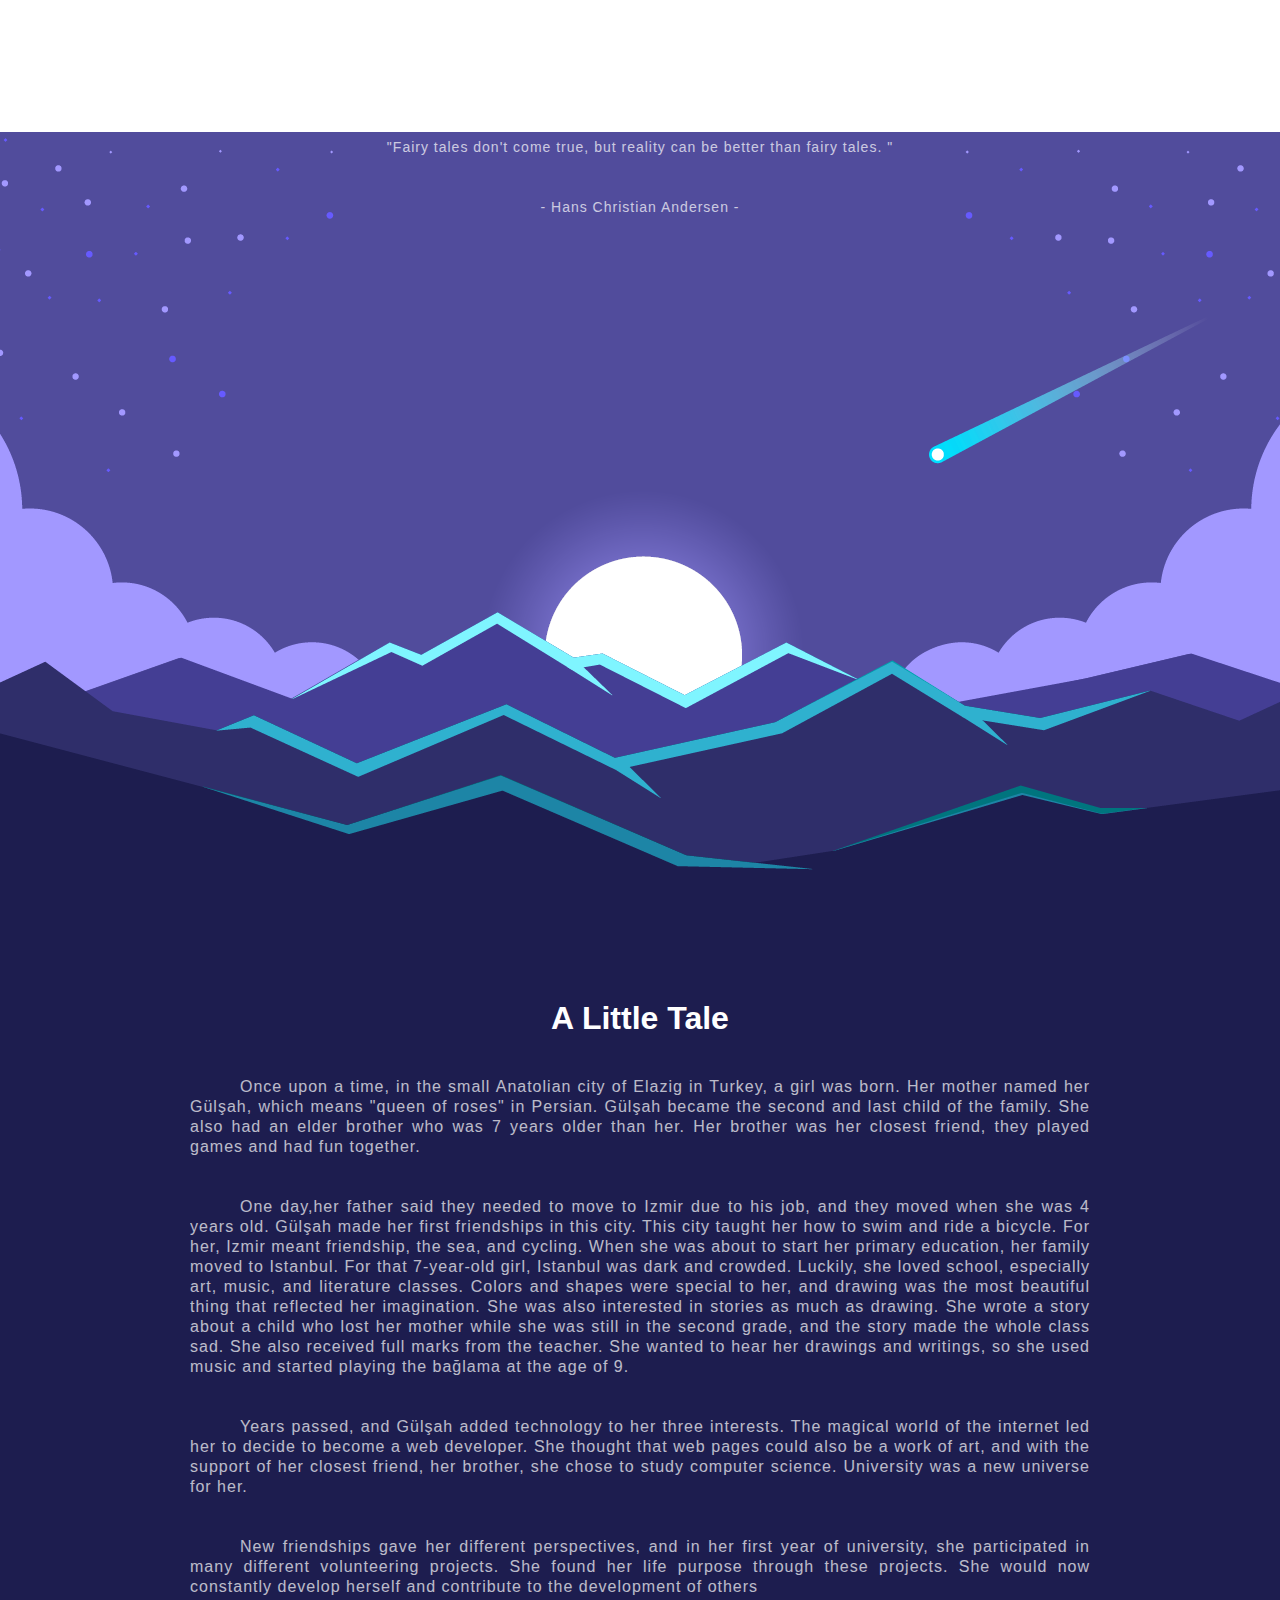
<file: about.html>
<!DOCTYPE html>
<html lang="en">
  <head>
    <meta charset="UTF-8" />
    <meta http-equiv="X-UA-Compatible" content="IE=edge" />
    <meta name="viewport" content="width=device-width, initial-scale=1.0" />
    <title>About</title>
    <link rel="stylesheet" href="about.css" />
  </head>
  <body>
    <div class="banner">
      <img class="layer-1" src="images/background.png" />
      <img class="layer-2" src="images/meteor.png" />
      <div class="layer-3">
        <h1>Hello</h1>
        <p>
            "Fairy tales don't come true, but reality can be better than fairy tales. "
            <p> - Hans Christian Andersen - </p>
        </p>
      </div>
      <img class="layer-4" src="images/4.png" />
      <img class="layer-5" src="images/5.png" />
      <img class="layer-6" src="images/6.png" />
    </div>
    <div class="content">
      <h1>A Little Tale</h1>
      <p>
        Once upon a time, in the small Anatolian city of Elazig in Turkey, a
        girl was born. Her mother named her Gülşah, which means "queen of roses"
        in Persian. Gülşah became the second and last child of the family. She
        also had an elder brother who was 7 years older than her. Her brother
        was her closest friend, they played games and had fun together.
      </p>
      <p>
        One day,her father said they needed to move to Izmir due to his job, and
        they moved when she was 4 years old. Gülşah made her first friendships
        in this city. This city taught her how to swim and ride a bicycle. For
        her, Izmir meant friendship, the sea, and cycling. When she was about to
        start her primary education, her family moved to Istanbul. For that
        7-year-old girl, Istanbul was dark and crowded. Luckily, she loved
        school, especially art, music, and literature classes. Colors and shapes
        were special to her, and drawing was the most beautiful thing that
        reflected her imagination. She was also interested in stories as much as
        drawing. She wrote a story about a child who lost her mother while she
        was still in the second grade, and the story made the whole class sad.
        She also received full marks from the teacher. She wanted to hear her
        drawings and writings, so she used music and started playing the bağlama
        at the age of 9.
      </p>
      <p>
        Years passed, and Gülşah added technology to her three interests. The
        magical world of the internet led her to decide to become a web
        developer. She thought that web pages could also be a work of art, and
        with the support of her closest friend, her brother, she chose to study
        computer science. University was a new universe for her.
      </p>
      <p>
        New friendships gave her different perspectives, and in her first year
        of university, she participated in many different volunteering projects.
        She found her life purpose through these projects. She would now
        constantly develop herself and contribute to the development of others
      </p>
    </div>
    <script type="text/javascript">
      let layer_1 = document.querySelector(".layer-1");
      let layer_2 = document.querySelector(".layer-2");
      let layer_3 = document.querySelector(".layer-3");
      let layer_4 = document.querySelector(".layer-4");
      let layer_5 = document.querySelector(".layer-5");
      window.onscroll = function () {
        let Y = window.scrollY;
        layer_1.style.transform = "translateY(" + Y / 1.5 + "px)";
        layer_2.style.transform = "translateY(" + 0 + "px)";
        layer_3.style.transform = "translateY(" + Y / 1.5 + "px)";
        layer_4.style.transform = "translateY(" + Y / 2 + "px)";
        layer_5.style.transform = "translateY(" + Y / 3 + "px)";
      };
    </script>
  </body>
</html>
</file>
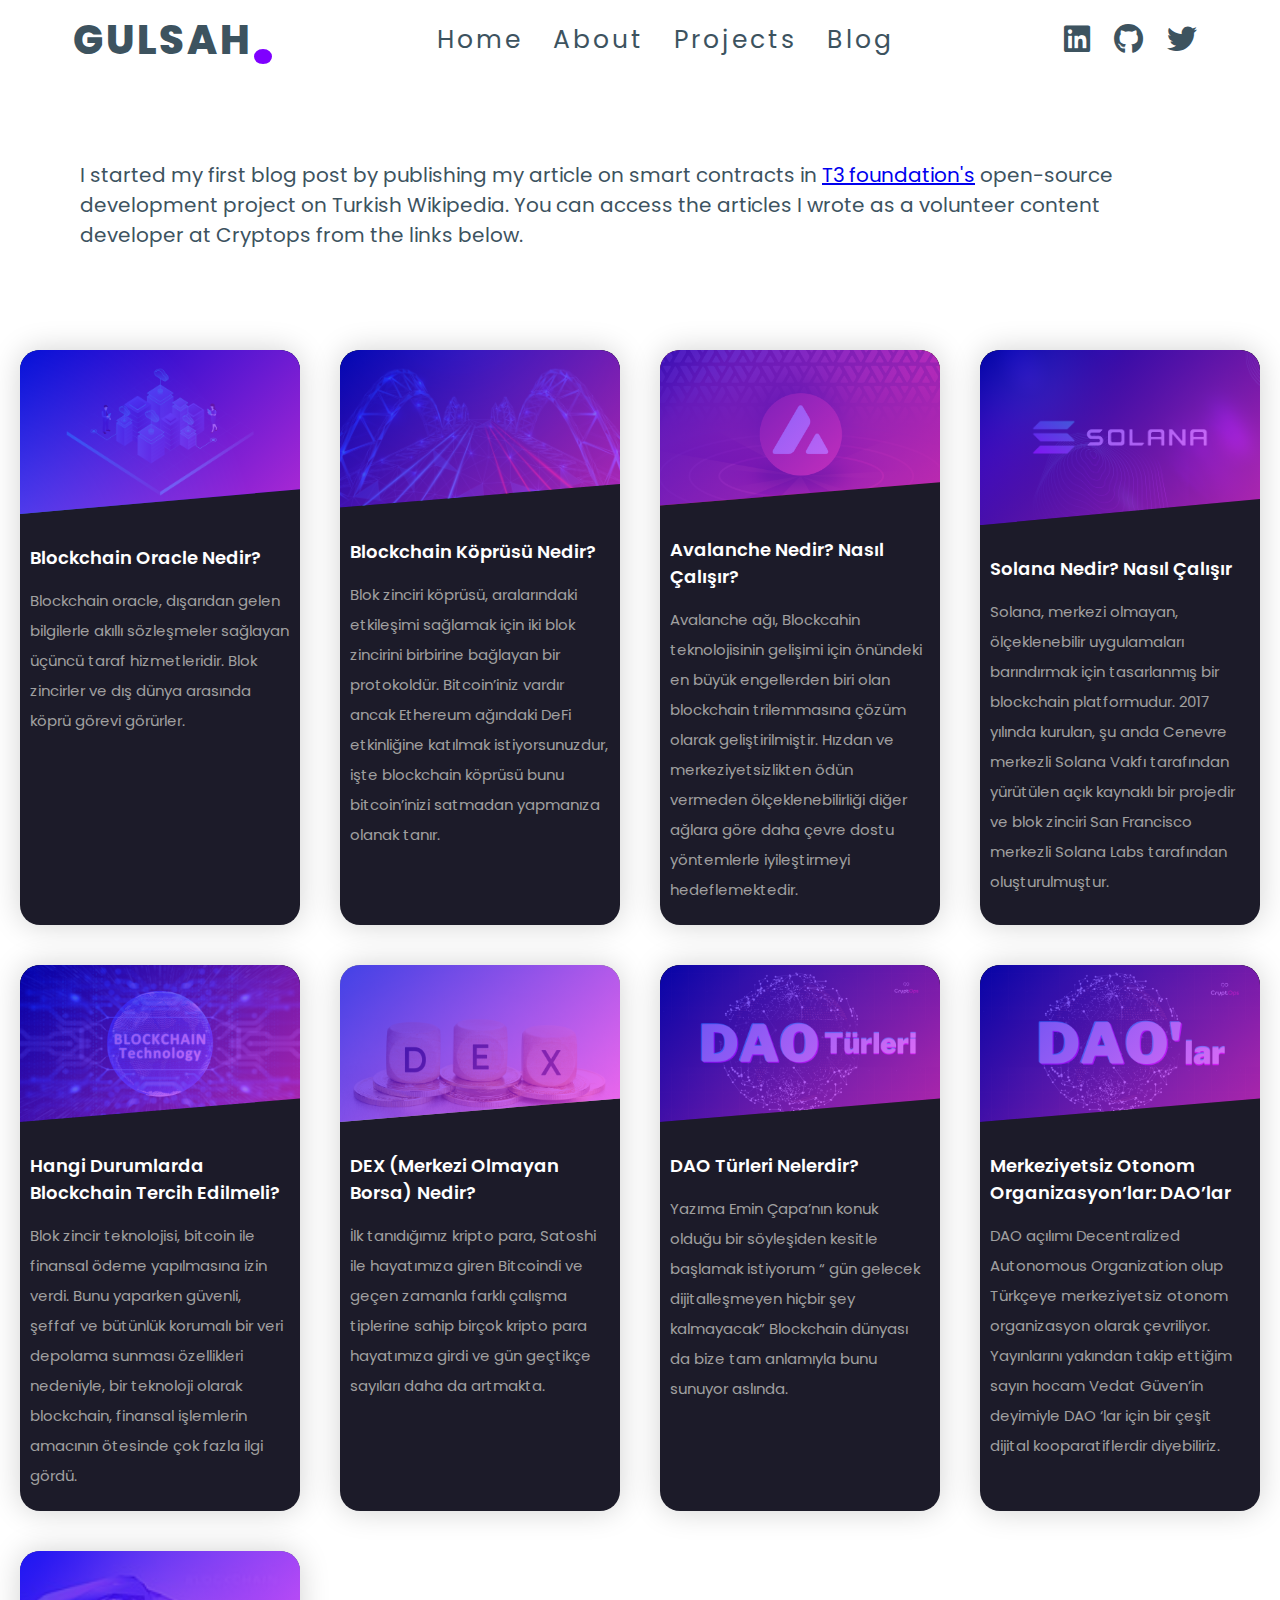
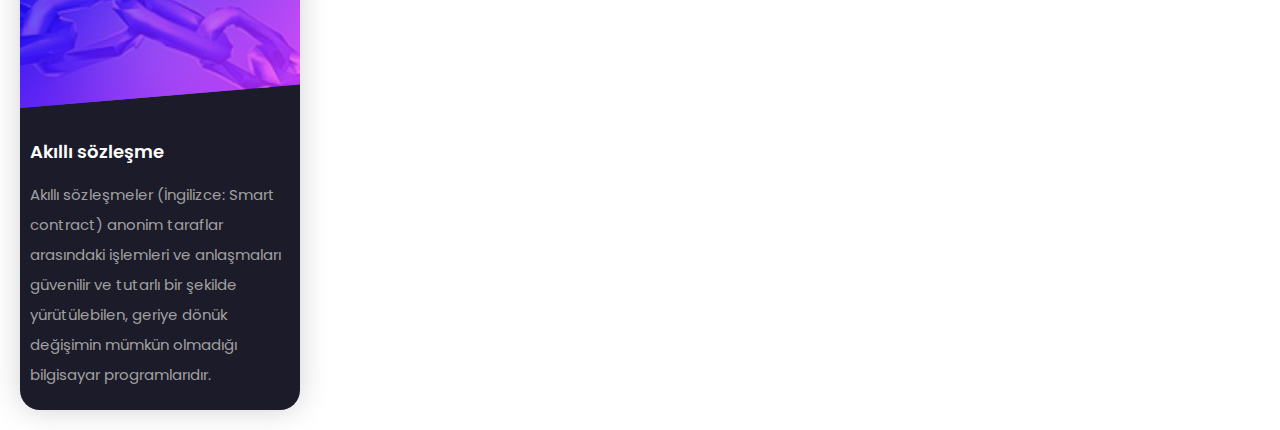
<file: blog.html>
<!DOCTYPE html>
<html lang="en">
  <head>
    <meta charset="UTF-8" />
    <meta http-equiv="X-UA-Compatible" content="IE=edge" />
    <meta name="viewport" content="width=device-width, initial-scale=1.0" />
    <title>Blog</title>
    <link
      rel="stylesheet"
      href="https://cdnjs.cloudflare.com/ajax/libs/font-awesome/6.1.1/css/all.min.css"
    />
    <link rel="stylesheet" href="blog.css" />
  </head>
  <body>
    <nav>
      <div class="logo">Gulsah <b>.</b></div>
      <ul class="navItems">
        <li><a href="index.html">Home</a></li>
        <li><a href="about.html">About</a></li>
        <li><a href="projects.html">Projects</a></li>
        <li><a href="blog.html">Blog</a></li>
      </ul>
      <div class="links">
        <a href="https://www.linkedin.com/in/1gulsahyildirim/">
          <i class="fab fa-linkedin"></i
        ></a>
        <a href="https://github.com/Gulsahyldrm">
          <i class="fab fa-github"></i
        ></a>
        <a href="https://twitter.com/ayractakipuskul">
          <i class="fab fa-twitter"></i
        ></a>
      </div>
    </nav>
    <div class="article">
      <p>
        I started my first blog post by publishing my article on smart contracts
        in
        <span><a href="https://www.t3vakfi.org/tr/">T3 foundation's</a></span>
        open-source development project on Turkish Wikipedia. You can access the
        articles I wrote as a volunteer content developer at Cryptops from the
        links below.
      </p>
    </div>
    <div class="cards">
      <div class="card card1">
        <div class="container">
          <img src="images/what-is-blockchain-oracle.jpg" alt="" />
        </div>
        <div class="details">
          <h3>Blockchain Oracle Nedir?</h3>
          <p>
            Blockchain oracle, dışarıdan gelen bilgilerle akıllı sözleşmeler
            sağlayan üçüncü taraf hizmetleridir. Blok zincirler ve dış dünya
            arasında köprü görevi görürler.
          </p>
        </div>
      </div>
      <div class="card card2">
        <div class="container">
          <img src="images/image-2.jpeg" alt="" />
        </div>
        <div class="details">
          <h3>Blockchain Köprüsü Nedir?</h3>
          <p>
            Blok zinciri köprüsü, aralarındaki etkileşimi sağlamak için iki blok
            zincirini birbirine bağlayan bir protokoldür. Bitcoin’iniz vardır
            ancak Ethereum ağındaki DeFi etkinliğine katılmak istiyorsunuzdur,
            işte blockchain köprüsü bunu bitcoin’inizi satmadan yapmanıza olanak
            tanır.
          </p>
        </div>
      </div>
      <div class="card card3">
        <div class="container">
          <img src="images/Avalanche (1).jpg" alt="" />
        </div>
        <div class="details">
          <h3>Avalanche Nedir? Nasıl Çalışır?</h3>
          <p>
            Avalanche ağı, Blockcahin teknolojisinin gelişimi için önündeki en
            büyük engellerden biri olan blockchain trilemmasına çözüm olarak
            geliştirilmiştir. Hızdan ve merkeziyetsizlikten ödün vermeden
            ölçeklenebilirliği diğer ağlara göre daha çevre dostu yöntemlerle
            iyileştirmeyi hedeflemektedir.
          </p>
        </div>
      </div>
      <div class="card card4">
        <div class="container">
          <img src="images/solana.jpg" alt="" />
        </div>
        <div class="details">
          <h3>Solana Nedir? Nasıl Çalışır</h3>
          <p>
            Solana, merkezi olmayan, ölçeklenebilir uygulamaları barındırmak
            için tasarlanmış bir blockchain platformudur. 2017 yılında kurulan,
            şu anda Cenevre merkezli Solana Vakfı tarafından yürütülen açık
            kaynaklı bir projedir ve blok zinciri San Francisco merkezli Solana
            Labs tarafından oluşturulmuştur.
          </p>
        </div>
      </div>
      <div class="card card5">
        <div class="container">
          <img src="images/Adsiz-tasarim.jpg" alt="" />
        </div>
        <div class="details">
          <h3>Hangi Durumlarda Blockchain Tercih Edilmeli?</h3>
          <p>
            Blok zincir teknolojisi, bitcoin ile finansal ödeme yapılmasına izin
            verdi. Bunu yaparken güvenli, şeffaf ve bütünlük korumalı bir veri
            depolama sunması özellikleri nedeniyle, bir teknoloji olarak
            blockchain, finansal işlemlerin amacının ötesinde çok fazla ilgi
            gördü.
          </p>
        </div>
      </div>
      <div class="card card6">
        <div class="container">
          <img src="images/Artik-Twitterda-11.jpg" alt="" />
        </div>
        <div class="details">
          <h3>DEX (Merkezi Olmayan Borsa) Nedir?</h3>
          <p>
            İlk tanıdığımız kripto para, Satoshi ile hayatımıza giren Bitcoindi
            ve geçen zamanla farklı çalışma tiplerine sahip birçok kripto para
            hayatımıza girdi ve gün geçtikçe sayıları daha da artmakta.
          </p>
        </div>
      </div>
      <div class="card card7">
        <div class="container">
          <img src="images/Artik-Twitterda-10.jpg" alt="" />
        </div>
        <div class="details">
          <h3>DAO Türleri Nelerdir?</h3>
          <p>
            Yazıma Emin Çapa’nın konuk olduğu bir söyleşiden kesitle başlamak
            istiyorum “ gün gelecek dijitalleşmeyen hiçbir şey kalmayacak”
            Blockchain dünyası da bize tam anlamıyla bunu sunuyor aslında.
          </p>
        </div>
      </div>
      <div class="card card8">
        <div class="container">
          <img src="images/Artik-Twitterda-9.jpg" alt="" />
        </div>
        <div class="details">
          <h3>Merkeziyetsiz Otonom Organizasyon’lar: DAO’lar</h3>
          <p>
            DAO açılımı Decentralized Autonomous Organization olup Türkçeye
            merkeziyetsiz otonom organizasyon olarak çevriliyor. Yayınlarını
            yakından takip ettiğim sayın hocam Vedat Güven’in deyimiyle DAO ‘lar
            için bir çeşit dijital kooparatiflerdir diyebiliriz.
          </p>
        </div>
      </div>
      <div class="card card9">
        <div class="container">
          <img src="images/Blockchain_Illustration_4.jpg" alt="" />
        </div>
        <div class="details">
          <h3>Akıllı sözleşme</h3>
          <p>
            Akıllı sözleşmeler (İngilizce: Smart contract) anonim taraflar
            arasındaki işlemleri ve anlaşmaları güvenilir ve tutarlı bir şekilde
            yürütülebilen, geriye dönük değişimin mümkün olmadığı bilgisayar
            programlarıdır.
          </p>
        </div>
      </div>
    </div>
    <script>
      var card = document.querySelector(".card1");
      card.addEventListener("click", function () {
        window.location =
          "https://www.merkeziyetsizhaber.com/blockchain-oracle/";
      });
      var card = document.querySelector(".card2");
      card.addEventListener("click", function () {
        window.location =
          "https://www.merkeziyetsizhaber.com/blockchain-koprusu/";
      });
      var card = document.querySelector(".card3");
      card.addEventListener("click", function () {
        window.location = "https://www.merkeziyetsizhaber.com/avalanche/";
      });
      var card = document.querySelector(".card4");
      card.addEventListener("click", function () {
        window.location = "https://www.merkeziyetsizhaber.com/solana/";
      });
      var card = document.querySelector(".card5");
      card.addEventListener("click", function () {
        window.location =
          "https://www.merkeziyetsizhaber.com/blockchain-ne-zaman-tercih-edilmeli/";
      });
      var card = document.querySelector(".card6");
      card.addEventListener("click", function () {
        window.location =
          "https://www.merkeziyetsizhaber.com/dex-merkezi-olmayan-borsa-nedir/";
      });
      var card = document.querySelector(".card7");
      card.addEventListener("click", function () {
        window.location =
          "https://www.merkeziyetsizhaber.com/dao-turleri-nelerdir/";
      });
      var card = document.querySelector(".card8");
      card.addEventListener("click", function () {
        window.location =
          "https://www.merkeziyetsizhaber.com/merkeziyetsiz-otonom-organizasyonlar-daolar/";
      });
      var card = document.querySelector(".card9");
      card.addEventListener("click", function () {
        window.location =
          "https://tr.wikipedia.org/wiki/Ak%C4%B1ll%C4%B1_s%C3%B6zle%C5%9Fme";
      });
    </script>
  </body>
</html>
</file>
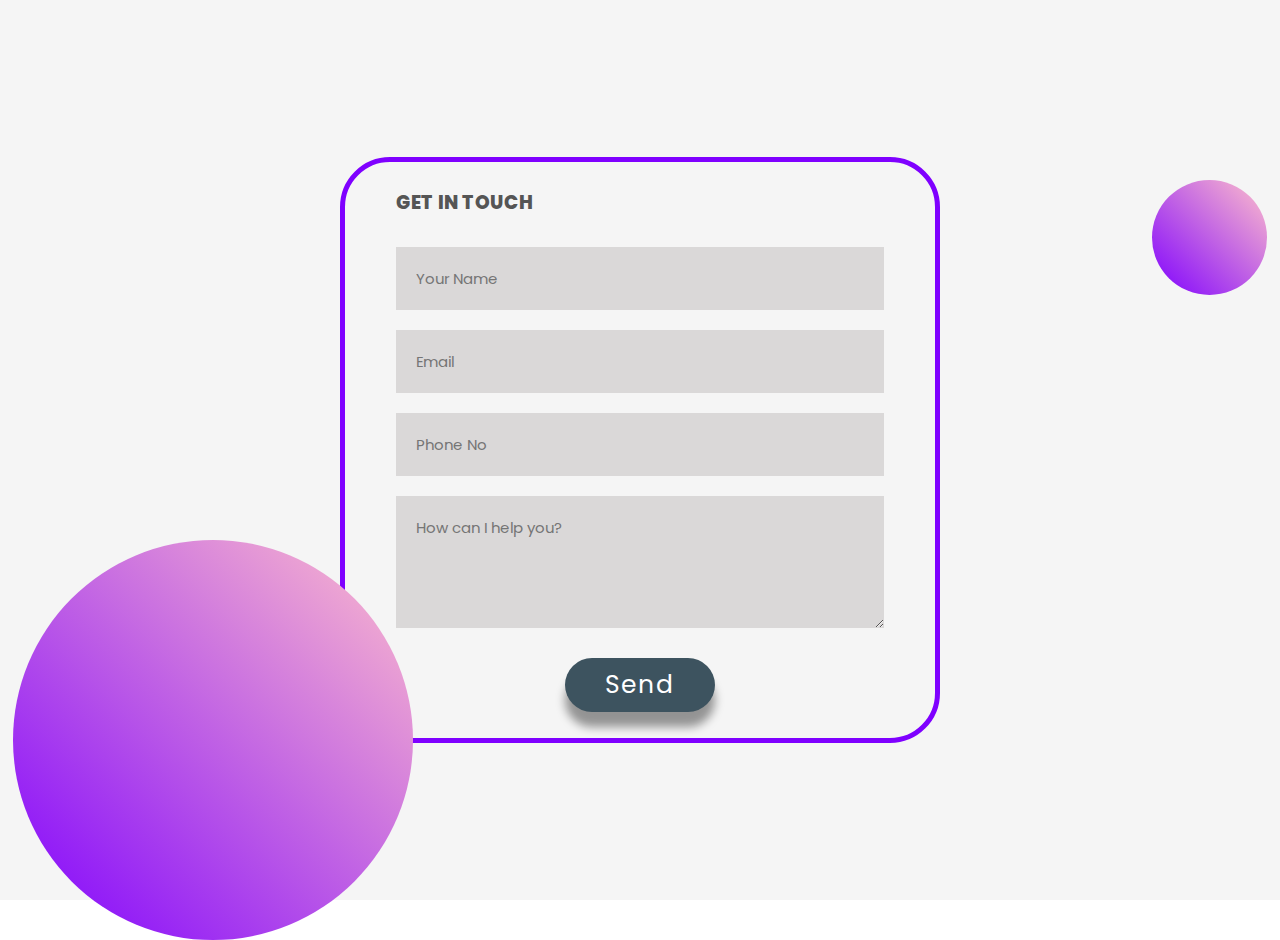
<file: contact_form.html>
<!DOCTYPE html>
<html lang="en">
  <head>
    <meta name="viewport" content="width=device-width, initial-scale=1.0" />
    <title>Contact</title>
    <link rel="stylesheet" href="style.css" />
  </head>
  <body>
    <div class="form_conteiner">
        <div class="wrapper3">
      <form onsubmit="sendEmail(); reset(); return false;">
        <h3>GET IN TOUCH</h3>
        <input type="text" id="name" placeholder="Your Name" required />
        <input type="text" id="email" placeholder="Email" required />
        <input type="text" id="phone" placeholder="Phone No" required />
        <textarea
          id="message"
          rows="4"
          placeholder="How can I help you?"
        ></textarea>
        <button type="submit">Send</button>
      </form>
    </div></div>
    <script src="https://smtpjs.com/v3/smtp.js"></script>
    <script>
      function sendEmail() {
        Email.send({
          Host: "smtp.elasticemail.com",
          Username: "yildirimgulsah2323@gmail.com",
          Password: "DF5EDE594A1AEE45E1FA38A3538E3225C9DF",
          To: "yildirimgulsah2323@gmail.com",
          From: "langerhanzy@gmail.com",
          Subject: "New Contact Form Enquiry",
          Body:
            "Name" +
            document.getElementById("name").value +
            "<br> Email:" +
            document.getElementById("email").value +
            "<br> Phone no:" +
            document.getElementById("phone").value +
            "<br> Message:" +
            document.getElementById("message").value,
        }).then((message) => alert("Message Sent Succesfully"));
      }
    </script>
  </body>
</html>
</file>
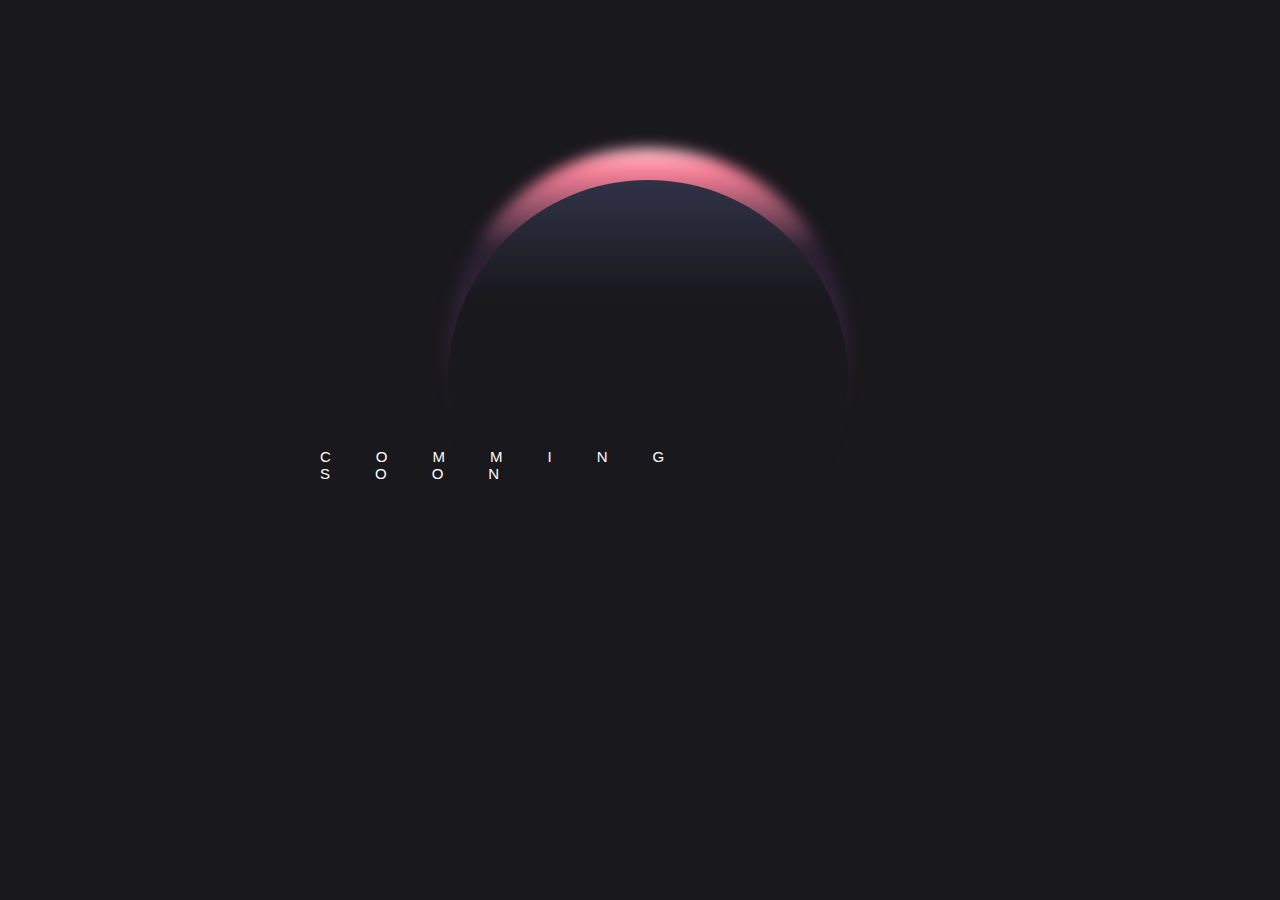
<file: projects.html>
<!DOCTYPE html>
<html lang="en">
  <head>
    <meta charset="UTF-8" />
    <meta http-equiv="X-UA-Compatible" content="IE=edge" />
    <meta name="viewport" content="width=device-width, initial-scale=1.0" />
    <title>Projects</title>
    <link rel="stylesheet" href="projects.css" />
  </head>
  <body>
    <span class="circle"></span>

    <p class="msg">COMMING SOON</p>
  </body>
</html>
</file>
<file: about.css>
* {
  margin: 0;
  padding: 0;
}

body {
  overflow-x: hidden;
  color: white;
  font-family: sans-serif;
}
.banner {
  width: 100%;
  height: 100vh;
  position: relative;
  display: flex;
  justify-content: center;
}
img {
  position: absolute;
  bottom: 0;
}
.content {
  background-color: #1d1d4f;
  padding: 60px;
  position: relative;
}
h1 {
  text-align: center;
  margin: 40px 0;
}
p {
  text-align: justify;
  line-height: 20px;
  letter-spacing: 1px;
  text-indent: 50px;
  width: 100%;
  max-width: 900px;
  margin: auto;
  margin-top: 40px;
  margin-bottom: 40px;
  opacity: 0.7;
}
.layer-3{
    position: absolute;
}
.layer-3 h1{
margin-top: 80px;

}
.layer-3 p{
    max-width: 600px;
    text-indent: 0;
    text-align: center;
    font-size: 14px;
    transform: translateY(-20px);
}
</file>
<file: blog.css>
@import url("https://fonts.googleapis.com/css?family=Poppins: wght@400; 600; 900&display=swap");

* {
  padding: 0;
  margin: 0;
  box-sizing: border-box;
  font-family: "poppins", sans-serif;
}
nav {
  display: flex;
  width: 100%;
  justify-content: space-around;
  height: 80px;
  line-height: 80px;
  z-index: 111;
}
.logo {
  display: flex;
  font-size: 40px;
  font-weight: 800;
  color: #3d535f;
  letter-spacing: 3px;
  cursor: pointer;
  text-transform: uppercase;
}
b {
  font-size: 70px;
  color: #7f00ff;
}
.navItems {
  display: flex;
}
.navItems li {
  list-style: none;
  margin: 0 15px;
}
.navItems li a {
  font-size: 25px;
  color: #3d535f;
  letter-spacing: 3px;
  text-decoration: none;
  text-transform: capitalize;
}
.navItems li:hover a,
.links a:hover {
  color: #7f00ff;
}
.links a {
  font-size: 30px;
  color: #3d535f;
  margin: 25px 10px;
}
.article {
  display: flex;
  margin: 50px 50px;
  padding: 30px 30px;
  font-size: 20px;
  color: #3d535f;
}

.cards {
  display: grid;
  grid-template-columns: repeat(auto-fit, minmax(250px, 1fr));
  padding: 20px;
  grid-gap: 40px;
}
.card {
  background-color: #1c1b29;
  border-radius: 20px;
  box-shadow: 0 0 30px rgba(0, 0, 0, 0.18);
}
.container {
  position: relative;
  clip-path: polygon(0 0, 100% 0, 100% 85%, 0 100%);
}
img {
  width: 100%;
  display: block;
  border-radius: 20px 20px 0 0;
}
.container::after {
  content: "";
  height: 100%;
  width: 100%;
  position: absolute;
  top: 0;
  left: 0;
  border-radius: 20px 20px 0 0;
  opacity: 0.7;
}
.card1 > .container::after {
  background-image: linear-gradient(135deg, #0100ec, #fb36f4);
}
.card2 > .container::after {
  background-image: linear-gradient(135deg, #0100ec, #fb36f4);
}
.card3 > .container::after {
  background-image: linear-gradient(135deg, #0100ec, #fb36f4);
}
.card4 > .container::after {
  background-image: linear-gradient(135deg, #0100ec, #fb36f4);
}
.card5 > .container::after {
  background-image: linear-gradient(135deg, #0100ec, #fb36f4);
}
.card6 > .container::after {
  background-image: linear-gradient(135deg, #0100ec, #fb36f4);
}
.card7 > .container::after {
  background-image: linear-gradient(135deg, #0100ec, #fb36f4);
}
.card8 > .container::after {
  background-image: linear-gradient(135deg, #0100ec, #fb36f4);
}
.card9 > .container::after {
  background-image: linear-gradient(135deg, #0100ec, #fb36f4);
}
.details {
  padding: 20px 10px;
}
.details > h3 {
  color: #ffff;
  font-weight: 600;
  font-size: 18px;
  margin: 10px 0 15px 0;
}
.details > p {
  color: #a0a0a0;
  font-size: 15px;
  line-height: 30px;
  font-weight: 400;
}
.card:hover {
  transform: scale3d(1.1, 1.1, 1);
  box-shadow: 12px 12px 10px #00000059;
}
</file>
<file: style.css>
@import url("https://fonts.googleapis.com/css?family=Poppins: wght@400; 600; 900&display=swap");
* {
  margin: 0;
  padding: 0;
  box-sizing: border-box;
  font-family: "poppins", sans-serif;
}
body {
  overflow: hidden;
}
.container {
  width: 100%;
  min-height: 100vh;
  background-color: #f3f5f8;
}
nav {
  display: flex;
  width: 100%;
  justify-content: space-around;
  height: 80px;
  line-height: 80px;
  z-index: 111;
}
.logo {
  display: flex;
  font-size: 40px;
  font-weight: 800;
  color: #3d535f;
  letter-spacing: 3px;
  cursor: pointer;
  text-transform: uppercase;
}
b {
  font-size: 70px;
  color: #7f00ff;
}
.navItems {
  display: flex;
  z-index: 5;
}
.navItems li {
  list-style: none;
  margin: 0 15px;
}
.navItems li a {
  font-size: 25px;
  color: #3d535f;
  letter-spacing: 3px;
  text-decoration: none;
  text-transform: capitalize;
}
.navItems li:hover a,
.links a:hover {
  color: #7f00ff;
}
.links a {
  font-size: 30px;
  color: #3d535f;
  margin: 25px 10px;
}
.wrapper {
  display: flex;
  width: 100%;
  height: 100vh;
  justify-content: center;
  align-items: center;
  padding: 0 10%;
  overflow: hidden;
}
.wrapper::before {
  position: absolute;
  content: "";
  height: 400px;
  width: 400px;
  border-radius: 50%;
  left: 1%;
  top: 60%;
  background: linear-gradient(45deg, #7f00ff, #ffc0cb);
  animation: object1 20s linear infinite;
}
.wrapper::after {
  position: absolute;
  content: "";
  height: 115px;
  width: 115px;
  border-radius: 50%;
  left: 55%;
  top: 5%;
  background: linear-gradient(45deg, #7f00ff, pink);
  animation: object2 15s linear infinite;
  
}
.wrapper2::before {
  position: absolute;
  content: "";
  height: 300px;
  width: 300px;
  border-radius: 50%;
  left: 90%;
  top: 50%;
  background: linear-gradient(45deg, #7f00ff, #ffc0cb);
  animation: object3 25s linear infinite;
}
@keyframes object1 {
  50% {
    left: -13%;
    top: 41%;
  }
}
@keyframes object2 {
  50% {
    left: 35%;
    top: 10%;
  }
}
@keyframes object3 {
  50% {
    left: 85%;
    top: 20%;
  }
}
.cols {
  width: 50%;
  
}
.cols0 {
  width: 100%;
  z-index: 5;
}
.topline {
  display: block;
  position: relative;
  font-size: 35px;
  letter-spacing: 5px;
  color: #3d535f;
  
}
.topline::after {
  position: absolute;
  content: "";
  height: 4px;
  width: 45px;
  bottom: 10px;
  background-color: #7f00ff;
}
h1 {
  display: block;
  font-size: 4em;
  font-weight: 900;
  color: #3d535f;
}
.multiText {
  color: #7f00ff;
  text-transform: capitalize;
}
p {
  display: block;
  width: 90%;
  font-size: 1.2em;
  color: #3d535f;
}
.btns {
  width: 100%;
  position: relative;
  left: 150px;
}
button {
  outline: none;
  border: none;
  cursor: pointer;
  font-size: 25px;
  font-weight: 400;
  color: #fff;
  background-color: #3d535f;
  padding: 8px 14px;
  margin: 40px 5px;
  letter-spacing: 2px;
  text-transform: capitalize;
  box-shadow: 0 15px 10px rgba(0, 0, 0, 0.4);
}
button:hover {
  background-color: #7f00ff;
}
.imgbox {
  position: relative;
  width: 100%;
  height: 100%;
}
.imgbox img {
  position: relative;
  height: 100%;
  width: calc(130% - 80px);
  top: -100px;
  right: 50px;
  transform: rotateY(180deg);
  animation: animateUser 4s linear infinite;
}
@keyframes animateUser {
  50% {
    right: 30px;
    top: -90px;
  }
}
.imgbox #splash {
  position: absolute;
  top: 50%;
  left: 50%;
  transform: translate(-50%, -50%) rotate(-35deg);
  width: 160%;
  filter: saturate(200%);
  animation: animateUser 4s linear infinite;
}
@keyframes animate {
  50% {
    top: 49%;
    left: 51%;
    width: 155%;
  }
}

.form_conteiner {
  width: 100%;
  height: 100vh;
  background: #f5f5f5;
  display: flex;
  align-items: center;
  justify-content: center;
}
form {
  background: #f5f5f5;
  display: flex;
  flex-direction: column;
  padding: 2vw 4vw;
  width: 90%;
  max-width: 600px;
  border: 5px solid #7f00ff;
  border-radius: 50px;
}
form h3 {
  color: #555555;
  font-weight: 800;
  margin-bottom: 20px;
}
form input,
form textarea {
  border: 50px;
  margin: 10px 0;
  padding: 20px;
  outline: none;
  background: #dad8d8;
  font-size: 15px;
}
form button {
  width: 150px;
  margin: 20px auto 0;
  border-radius: 30px;
}
.wrapper3 {
  display: flex;
  width: 100%;
  height: 100vh;
  justify-content: center;
  align-items: center;
  padding: 0 10%;
  overflow: hidden;
}
.wrapper3::before {
  position: absolute;
  content: "";
  height: 400px;
  width: 400px;
  border-radius: 50%;
  left: 1%;
  top: 60%;
  background: linear-gradient(45deg, #7f00ff, pink);
  animation: object1 20s linear infinite;
}
.wrapper3::after {
  position: absolute;
  content: "";
  height: 115px;
  width: 115px;
  border-radius: 50%;
  left: 90%;
  top: 20%;
  background: linear-gradient(45deg, #7f00ff, pink);
  animation: object2 15s linear infinite;
}
@keyframes object1 {
  50% {
    left: -13%;
    top: 41%;
  }
}
@keyframes object2 {
  50% {
    left: 50%;
    top: -13%;
  }
}
</file>
<file: projects.css>
body {
  margin: 0px;
  padding: 0px;
  background-color: #19181d;
}
.circle {
  height: 400px;
  width: 400px;
  border-radius: 50%;
  background: linear-gradient(#313247 0%, #19181d 30%);
  position: absolute;
  top: 20%;
  left: 35%;
}
.circle::before {
  content: "";
  height: 400px;
  width: 400px;
  background: linear-gradient(#ffd1da 0%, #ff849d 5%, #2d2133 25%);
  border-radius: 50%;
  position: absolute;
  top: 42%;
  left: 50%;
  transform: translate(-50%, -50%);
  -webkit-filter: blur(7px);
  z-index: -1;
}
.circle::after {
  content: "";
  width: 415px;
  top: 35%;
  -webkit-filter: blur(70px);
  opacity: 0.3;
}
.msg {
  font-family: sans-serif;
  font-size: 15px;
  color: white;
  letter-spacing: 45px;
  position: absolute;
  top: 50%;
  left: 50%;
  transform: translate(-50%, -50%);
}
</file>
